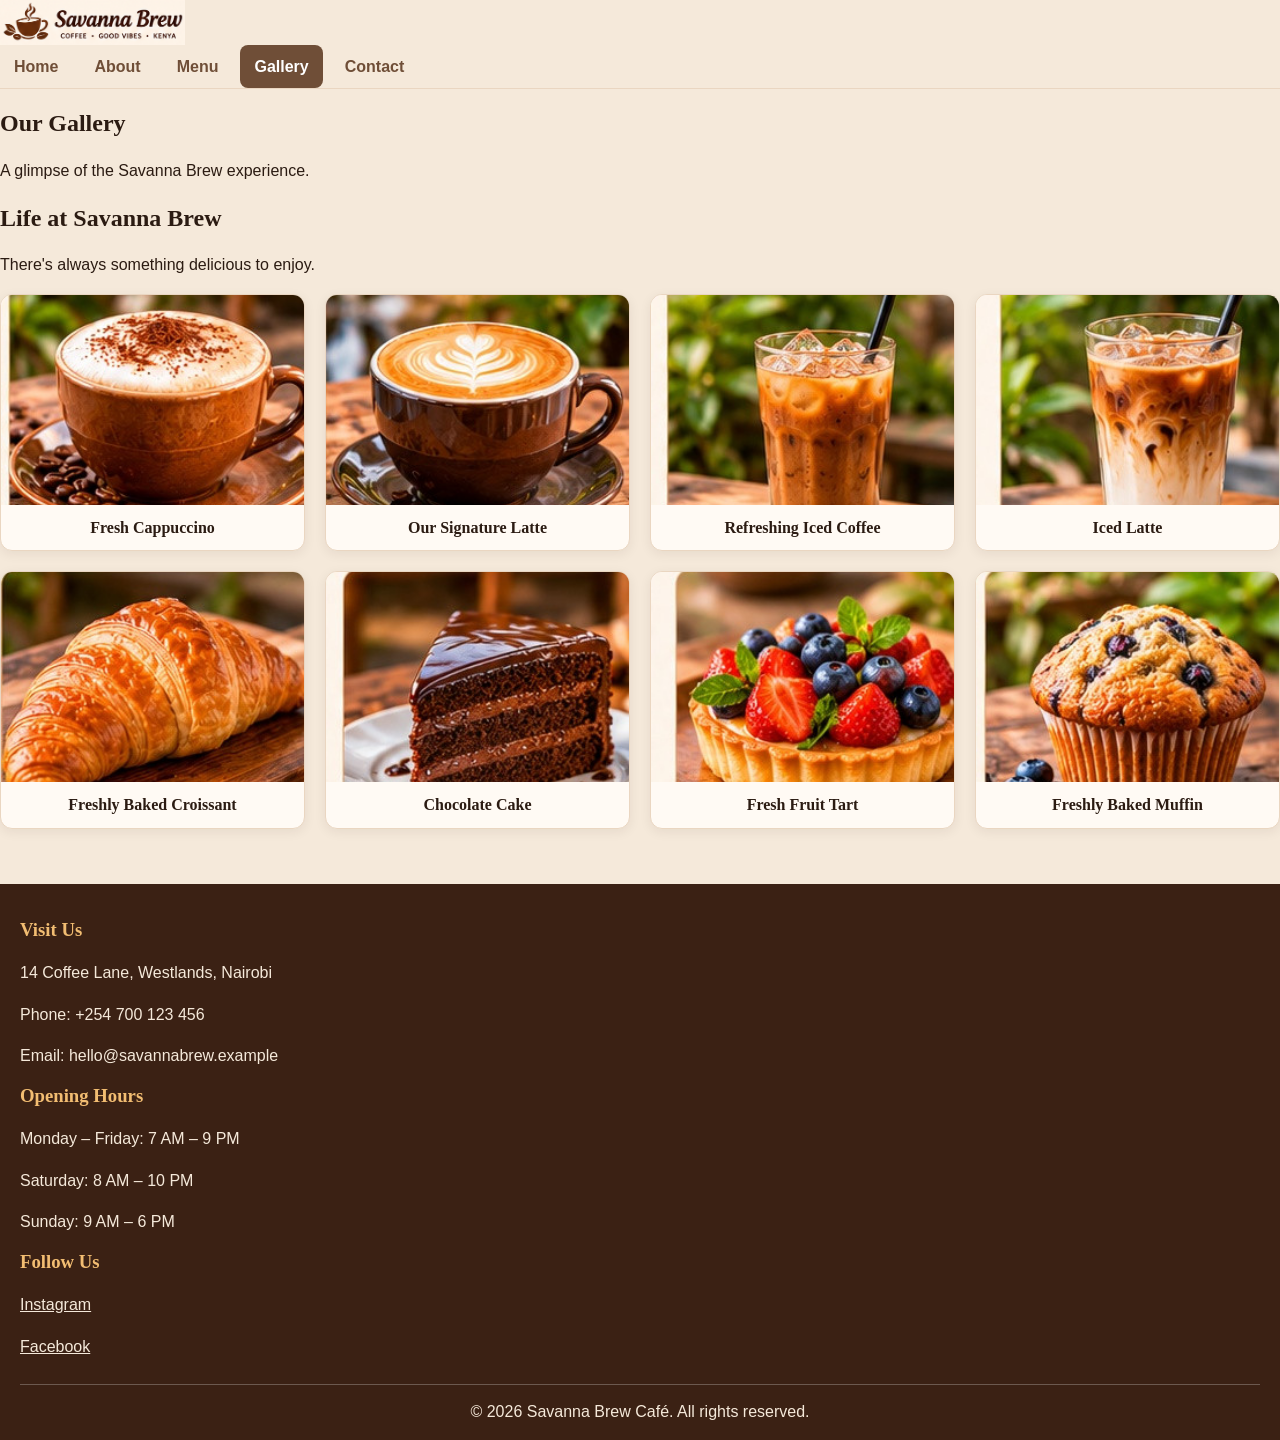
<file: gallery.html>
<!DOCTYPE html>
<html lang="en">
<head>
    <meta charset="UTF-8">
    <meta name="viewport" content="width=device-width, initial-scale=1.0">
    <title>Gallery | Savanna Brew Café</title>
    <link rel="stylesheet" href="css/style.css">
</head>
<body>

    <!-- Header and Navigation -->
    <header class="site-header">
        <a href="index.html" class="logo">
            <img src="image/savanna-brew-logo.png"
                 alt="Savanna Brew Café logo">
        </a>

     <nav class="main-nav">
    <a href="index.html">Home</a>
    <a href="about.html">About</a>
    <a href="menu.html">Menu</a>
    <a href="gallery.html" class="active">Gallery</a>
    <a href="contact.html">Contact</a>
        </nav>
    </header>

    <main>
        <!-- Gallery Banner -->
        <section class="image/page-banner gallery-banner">
            <div class="banner-content">
                <h1>Our Gallery</h1>
                <p>A glimpse of the Savanna Brew experience.</p>
            </div>
        </section>

        <!-- Gallery Photos -->
        <section class="gallery-section">
            <div class="section-heading">
                <h2>Life at Savanna Brew</h2>
                <p>There's always something delicious to enjoy.</p>
            </div>

            <div class="gallery-grid">

                <figure class="gallery-item">
                    <img src="image/cappuccino.jpg"
                         alt="A cup of cappuccino">
                    <figcaption>Fresh Cappuccino</figcaption>
                </figure>

                <figure class="gallery-item">
                    <img src="image/latte.jpg"
                         alt="A freshly prepared latte">
                    <figcaption>Our Signature Latte</figcaption>
                </figure>

                <figure class="gallery-item">
                    <img src="image/iced-coffee.jpg"
                         alt="A refreshing iced coffee">
                    <figcaption>Refreshing Iced Coffee</figcaption>
                </figure>

                <figure class="gallery-item">
                    <img src="image/iced-latte.jpg"
                         alt="A glass of iced latte">
                    <figcaption>Iced Latte</figcaption>
                </figure>

                <figure class="gallery-item">
                    <img src="image/croissant.jpg"
                         alt="A freshly baked croissant">
                    <figcaption>Freshly Baked Croissant</figcaption>
                </figure>

                <figure class="gallery-item">
                    <img src="image/chocolate-cake.jpg"
                         alt="A slice of chocolate cake">
                    <figcaption>Chocolate Cake</figcaption>
                </figure>

                <figure class="gallery-item">
                    <img src="image/fruit-tart.jpg"
                         alt="A colourful fruit tart">
                    <figcaption>Fresh Fruit Tart</figcaption>
                </figure>

                <figure class="gallery-item">
                    <img src="image/muffin.jpg"
                         alt="A freshly baked muffin">
                    <figcaption>Freshly Baked Muffin</figcaption>
                </figure>

            </div>
        </section>
    </main>

    <!-- Footer -->
    <footer class="site-footer">
        <div class="footer-container">

            <div class="footer-column">
                <h3>Visit Us</h3>
                <p>14 Coffee Lane, Westlands, Nairobi</p>
                <p>Phone: +254 700 123 456</p>
                <p>Email: hello@savannabrew.example</p>
            </div>

            <div class="footer-column">
                <h3>Opening Hours</h3>
                <p>Monday – Friday: 7 AM – 9 PM</p>
                <p>Saturday: 8 AM – 10 PM</p>
                <p>Sunday: 9 AM – 6 PM</p>
            </div>

            <div class="footer-column">
                <h3>Follow Us</h3>
                <p>
                    <a href="https://www.instagram.com/"
                       target="_blank" rel="noopener noreferrer">
                        Instagram
                    </a>
                </p>
                <p>
                    <a href="https://www.facebook.com/"
                       target="_blank" rel="noopener noreferrer">
                        Facebook
                    </a>
                </p>
            </div>

        </div>

        <p class="copyright">
            &copy; 2026 Savanna Brew Café. All rights reserved.
        </p>
    </footer>

</body>
</html>
</file>
<file: css/style.css>
/* Savanna Brew Café — shared styles */
:root {
  --coffee: #6F4E37;
  --cream: #F5E9DA;
  --orange: #D9822B;
  --dark: #2B1B12;
  --white: #FFFFFF;
  --light-brown: #ead6c1;
  --shadow: 0 8px 22px rgba(43, 27, 18, .13);
}
* { box-sizing: border-box; }
html { scroll-behavior: smooth; }
body {
  margin: 0;
  color: var(--dark);
  background: var(--cream);
  font-family: "Open Sans", Arial, sans-serif;
  font-size: 16px;
  line-height: 1.6;
}
h1, h2, h3 {
  font-family: "Playfair Display", Georgia, serif;
  line-height: 1.2;
}
a { color: var(--coffee); }
a:hover, a:focus { color: var(--orange); }
a:focus-visible, button:focus-visible, input:focus-visible,
select:focus-visible, textarea:focus-visible {
  outline: 3px solid var(--orange);
  outline-offset: 3px;
}
.site-header {
  background: var(--cream);
  border-bottom: 1px solid var(--light-brown);
}
.header-inner {
  max-width: 1200px;
  margin: auto;
  padding: 12px 24px;
  display: flex;
  align-items: center;
  justify-content: space-between;
  gap: 24px;
}
.logo { display: flex; align-items: center; gap: 10px; text-decoration: none; }
.logo img { width: 185px; max-height: 64px; object-fit: contain; }
.logo-text { font: bold 1.65rem Georgia, serif; color: var(--coffee); }
.logo small { display: block; font: .65rem Arial, sans-serif; letter-spacing: 2px; }
.main-nav { display: flex; align-items: center; gap: 8px; flex-wrap: wrap; }
.main-nav a {
  padding: 9px 14px;
  border-radius: 8px;
  text-decoration: none;
  font-weight: 700;
  transition: background .25s, color .25s;
}
.main-nav a:hover, .main-nav a:focus, .main-nav a.active {
  color: var(--white);
  background: var(--coffee);
}
.hero {
  min-height: 390px;
  display: flex;
  align-items: center;
  background:
    linear-gradient(90deg, rgba(43,27,18,.78), rgba(43,27,18,.12)),
    url("../images/hero.jpg") center/cover no-repeat;
  color: var(--white);
}
.hero-content { width: min(1100px, 100%); margin: auto; padding: 65px 28px; }
.hero h1 { max-width: 650px; font-size: clamp(2.4rem, 6vw, 4.8rem); margin: 0 0 14px; }
.hero p { max-width: 600px; font-size: 1.2rem; }
.page-banner {
  min-height: 210px;
  display: flex;
  align-items: center;
  background:
    linear-gradient(90deg, rgba(43,27,18,.84), rgba(43,27,18,.25)),
    url("../images/hero.jpg") center 48%/cover no-repeat;
  color: var(--white);
}
.page-banner > div { width: min(1100px, 100%); margin: auto; padding: 40px 28px; }
.page-banner h1 { margin: 0; font-size: clamp(2.2rem, 5vw, 3.7rem); }
.page-banner p { margin: 8px 0 0; font-size: 1.1rem; }
.container { width: min(1100px, calc(100% - 40px)); margin: 48px auto; }
.section-title { text-align: center; color: var(--coffee); margin: 0 0 26px; font-size: 2rem; }
.section-intro { max-width: 760px; margin: -12px auto 30px; text-align: center; }
.btn {
  display: inline-block;
  background: var(--orange);
  color: var(--dark);
  padding: 12px 22px;
  border-radius: 28px;
  text-decoration: none;
  font-weight: 700;
  border: 0;
  cursor: pointer;
  transition: transform .25s, background .25s, box-shadow .25s;
}
.btn:hover { background: #f0a642; color: var(--dark); transform: translateY(-3px); box-shadow: var(--shadow); }
.cards { display: flex; gap: 24px; }
.card {
  flex: 1;
  background: #fffaf4;
  border: 1px solid var(--light-brown);
  border-radius: 14px;
  overflow: hidden;
  text-align: center;
  box-shadow: 0 3px 12px rgba(43,27,18,.06);
  transition: transform .25s, box-shadow .25s;
}
.card:hover { transform: translateY(-7px); box-shadow: var(--shadow); }
.card img { width: 100%; height: 220px; object-fit: cover; display: block; }
.card h3 { margin: 12px 10px 2px; }
.card p { margin: 4px 12px 16px; }
.price { display: inline-block; background: var(--orange); padding: 5px 16px; border-radius: 20px; font-weight: 700; margin-bottom: 18px; }
.two-column { display: grid; grid-template-columns: minmax(260px, .9fr) 1.1fr; gap: 38px; align-items: center; }
.owner-photo { width: 100%; max-height: 480px; object-fit: cover; border-radius: 18px; box-shadow: var(--shadow); }
.values { display: grid; grid-template-columns: repeat(3, 1fr); gap: 18px; margin-top: 24px; }
.value-card { background: #fffaf4; border: 1px solid var(--light-brown); border-radius: 12px; padding: 20px; text-align: center; }
.value-card h3 { margin: 0 0 8px; color: var(--coffee); }
blockquote { margin: 28px 0 0; padding: 18px 24px; background: #fffaf4; border-left: 5px solid var(--orange); font-style: italic; }
.gallery-grid { display: grid; grid-template-columns: repeat(4, 1fr); gap: 20px; }
.gallery-grid figure { margin: 0; overflow: hidden; background: #fffaf4; border: 1px solid var(--light-brown); border-radius: 12px; box-shadow: 0 3px 12px rgba(43,27,18,.07); }
.gallery-grid img { display: block; width: 100%; height: 210px; object-fit: cover; transition: transform .35s; }
.gallery-grid figure:hover img { transform: scale(1.07); }
.gallery-grid figcaption { padding: 10px; text-align: center; font-family: Georgia, serif; font-weight: bold; }
.menu-section { margin: 30px 0; }
.menu-section h2 { background: var(--coffee); color: var(--white); padding: 10px 16px; border-radius: 12px; }
.table-wrap { overflow-x: auto; }
.menu-table, .hours-table { width: 100%; border-collapse: collapse; background: #fffaf4; }
.menu-table th, .menu-table td, .hours-table th, .hours-table td { padding: 11px 14px; border: 1px solid var(--light-brown); text-align: left; }
.menu-table thead, .hours-table thead { background: var(--orange); color: var(--dark); }
.menu-table tbody tr:nth-child(even), .hours-table tbody tr:nth-child(even) { background: #f2dfc9; }
.menu-table tbody tr:hover, .hours-table tbody tr:hover { background: #f7d59f; }
.menu-table td:last-child, .menu-table th:last-child { text-align: right; white-space: nowrap; }
.contact-layout { display: grid; grid-template-columns: 1fr 1fr; gap: 28px; align-items: start; }
.panel { background: #fffaf4; border: 1px solid var(--light-brown); border-radius: 14px; padding: 24px; }
.panel h2 { margin: -24px -24px 20px; padding: 12px 20px; border-radius: 13px 13px 0 0; color: var(--white); background: var(--coffee); }
.form-grid { display: grid; grid-template-columns: 1fr 1fr; gap: 15px; }
.form-group { display: flex; flex-direction: column; gap: 5px; }
.form-group.full { grid-column: 1 / -1; }
label { font-weight: 700; }
input, select, textarea { width: 100%; padding: 11px; border: 1px solid #cbb59f; border-radius: 7px; background: white; color: var(--dark); font: inherit; }
textarea { min-height: 110px; resize: vertical; }
fieldset { border: 1px solid var(--light-brown); border-radius: 8px; padding: 12px; }
fieldset label { display: inline-flex; align-items: center; gap: 6px; margin-right: 12px; font-weight: 400; }
fieldset input { width: auto; }
.contact-details p { margin: 10px 0; }
.map-link { display: inline-block; margin-top: 15px; }
.site-footer { background: #3b2114; color: var(--cream); margin-top: 55px; padding: 35px 20px 15px; }
.footer-inner { width: min(1100px, 100%); margin: auto; display: grid; grid-template-columns: repeat(3, 1fr); gap: 28px; }
.site-footer h3 { color: #f2bd72; margin-top: 0; }
.site-footer a { color: var(--cream); }
.site-footer a:hover { color: #f2bd72; }
.copyright { text-align: center; border-top: 1px solid rgba(255,255,255,.25); margin: 25px auto 0; padding-top: 14px; }
@media (max-width: 900px) {
  .gallery-grid { grid-template-columns: repeat(2, 1fr); }
}
@media (max-width: 768px) {
  .header-inner { flex-direction: column; align-items: center; }
  .main-nav { flex-direction: column; width: 100%; }
  .main-nav a { width: 100%; text-align: center; }
  .cards { flex-direction: column; }
  .two-column, .contact-layout { grid-template-columns: 1fr; }
  .values { grid-template-columns: 1fr; }
  .gallery-grid { grid-template-columns: 1fr; }
  .form-grid { grid-template-columns: 1fr; }
  .footer-inner { grid-template-columns: 1fr; text-align: center; }
  .hero { min-height: 340px; }
}

.home-cta { text-align: center; margin-top: 30px; }
</file>
